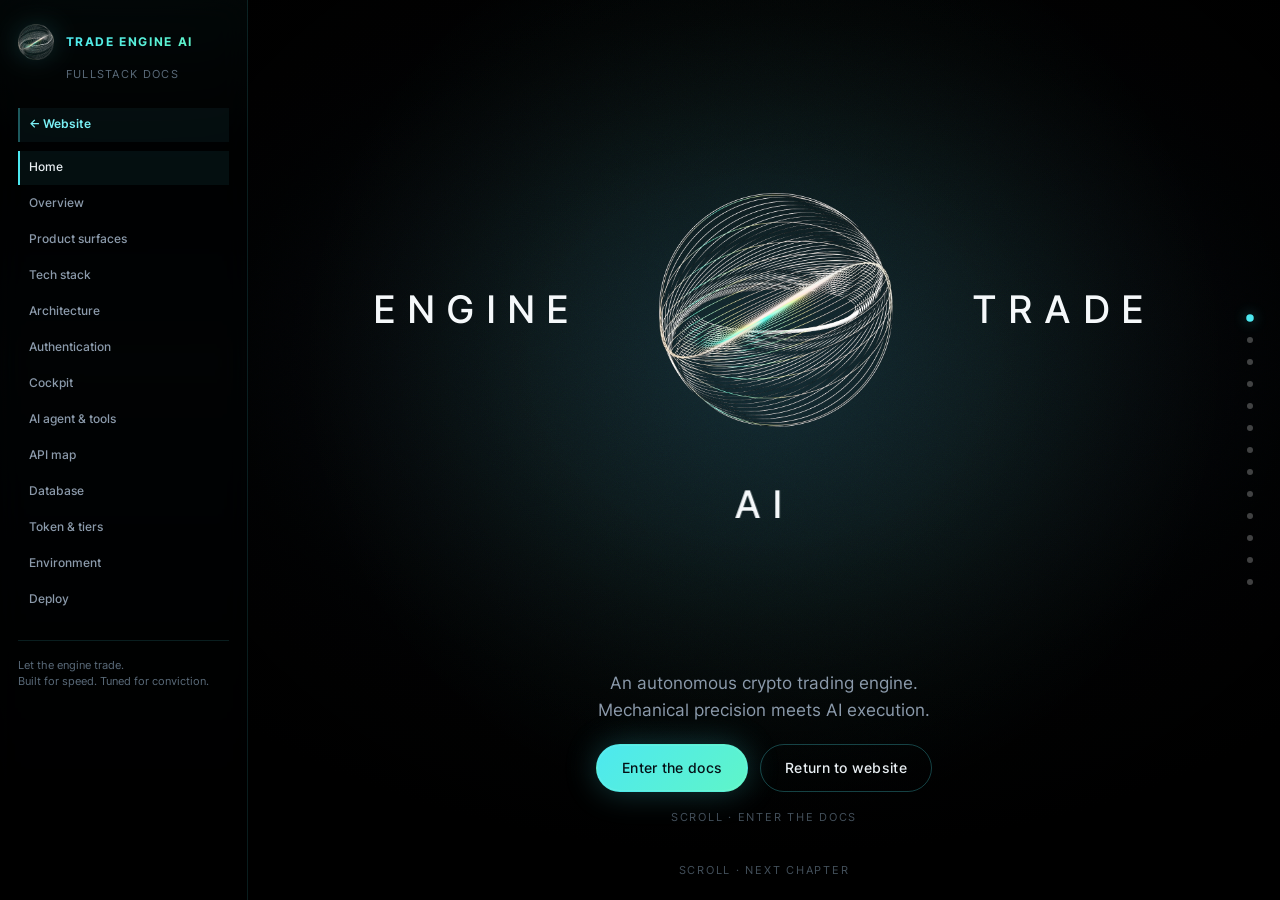
<file: docs/index.html>
<!DOCTYPE html>
<html lang="en">
  <head>
    <meta charset="utf-8" />
    <meta name="viewport" content="width=device-width, initial-scale=1" />
    <title>Trade Engine AI — Fullstack Documentation</title>
    <meta
      name="description"
      content="Official fullstack documentation for Trade Engine AI — landing, cockpit, auth, APIs, and deploy."
    />
    <link rel="icon" href="/engine-logo.png" />
    <style>
      @font-face {
        font-family: "Inter Var";
        src: url("/Inter-Variable.woff2") format("woff2");
        font-weight: 100 900;
        font-display: swap;
      }

      :root {
        --bg: #000000;
        --bg-panel: rgba(8, 14, 18, 0.72);
        --fg: #e8eef2;
        --fg-muted: #8b9aab;
        --fg-subtle: #5a6b7a;
        --cyan: #4de8f0;
        --cyan-soft: #7af0f5;
        --mint: #5ff5c8;
        --mint-dim: #2dd4a8;
        --border: rgba(77, 232, 240, 0.12);
        --border-strong: rgba(77, 232, 240, 0.28);
        --glow-cyan: rgba(77, 232, 240, 0.45);
        --gradient-accent: linear-gradient(135deg, #4de8f0 0%, #5ff5c8 100%);
        --font: "Inter Var", Inter, "Segoe UI", "Helvetica Neue", sans-serif;
        --nav-w: 15.5rem;
        --content: 48rem;
        --ease: cubic-bezier(0.22, 1, 0.36, 1);
        --scene-ms: 900ms;
      }

      * { box-sizing: border-box; }

      html, body {
        margin: 0;
        height: 100%;
        overflow: hidden;
        font-family: var(--font);
        color: var(--fg);
        background: var(--bg);
        line-height: 1.65;
        -webkit-font-smoothing: antialiased;
      }

      body::before {
        content: "";
        position: fixed;
        inset: 0;
        pointer-events: none;
        z-index: 0;
        background:
          radial-gradient(ellipse 80% 50% at 10% -10%, rgba(77, 232, 240, 0.14), transparent 55%),
          radial-gradient(ellipse 60% 40% at 95% 20%, rgba(95, 245, 200, 0.08), transparent 50%),
          radial-gradient(ellipse 50% 30% at 50% 100%, rgba(77, 232, 240, 0.06), transparent 60%),
          linear-gradient(180deg, #000 0%, #03080b 40%, #000 100%);
      }

      body::after {
        content: "";
        position: fixed;
        inset: 0;
        pointer-events: none;
        z-index: 0;
        opacity: 0.3;
        background-image:
          linear-gradient(rgba(77, 232, 240, 0.03) 1px, transparent 1px),
          linear-gradient(90deg, rgba(77, 232, 240, 0.03) 1px, transparent 1px);
        background-size: 64px 64px;
        mask-image: radial-gradient(ellipse 70% 60% at 50% 30%, #000 20%, transparent 75%);
      }

      a { color: var(--cyan-soft); text-decoration: none; }
      a:hover { color: var(--mint); }

      .shell {
        position: relative;
        z-index: 1;
        display: grid;
        grid-template-columns: var(--nav-w) minmax(0, 1fr);
        height: 100dvh;
        height: 100vh;
      }

      .side {
        position: relative;
        z-index: 5;
        height: 100%;
        padding: 1.5rem 1.1rem 1.75rem;
        border-right: 1px solid var(--border);
        background: rgba(0, 0, 0, 0.62);
        backdrop-filter: blur(16px);
        overflow-y: auto;
      }

      .side-brand {
        display: flex;
        align-items: center;
        gap: 0.75rem;
        margin-bottom: 0.35rem;
        text-decoration: none;
        color: inherit;
        cursor: pointer;
      }
      .side-brand:hover strong {
        filter: brightness(1.12);
      }
      .side-brand img {
        width: 2.25rem;
        height: 2.25rem;
        object-fit: contain;
        filter: drop-shadow(0 0 12px var(--glow-cyan));
      }
      .side-brand strong {
        font-size: 0.72rem;
        font-weight: 700;
        letter-spacing: 0.14em;
        text-transform: uppercase;
        background: var(--gradient-accent);
        -webkit-background-clip: text;
        background-clip: text;
        color: transparent;
      }
      .side-kicker {
        margin: 0 0 1.5rem;
        padding-left: 3rem;
        font-size: 0.68rem;
        letter-spacing: 0.12em;
        text-transform: uppercase;
        color: var(--fg-subtle);
      }
      .side nav {
        display: flex;
        flex-direction: column;
        gap: 0.12rem;
      }
      .side nav a {
        display: block;
        padding: 0.42rem 0.6rem;
        font-size: 0.78rem;
        font-weight: 500;
        color: var(--fg-muted);
        border-left: 2px solid transparent;
        transition: color 0.2s, border-color 0.2s, background 0.2s;
      }
      .side nav a:hover,
      .side nav a.is-active {
        color: var(--fg);
        border-left-color: var(--cyan);
        background: rgba(77, 232, 240, 0.06);
      }
      .side nav a.toc-website {
        margin-bottom: 0.45rem;
        color: var(--cyan-soft);
        border-left-color: rgba(77, 232, 240, 0.35);
        background: rgba(77, 232, 240, 0.05);
        font-weight: 600;
      }
      .side nav a.toc-website:hover {
        color: var(--mint);
        border-left-color: var(--cyan);
        background: rgba(77, 232, 240, 0.1);
      }
      .side-foot {
        margin-top: 1.5rem;
        padding-top: 1rem;
        border-top: 1px solid var(--border);
        font-size: 0.68rem;
        color: var(--fg-subtle);
        line-height: 1.5;
      }

      .stage {
        position: relative;
        min-width: 0;
        height: 100%;
        overflow: hidden;
        touch-action: none;
      }

      .scene {
        position: absolute;
        inset: 0;
        display: flex;
        flex-direction: column;
        padding: 0;
        border: none;
        opacity: 0;
        visibility: hidden;
        pointer-events: none;
        transform: translate3d(0, 18%, 0) scale(0.985);
        filter: blur(6px);
        transition:
          opacity var(--scene-ms) var(--ease),
          transform var(--scene-ms) var(--ease),
          filter calc(var(--scene-ms) * 0.85) var(--ease),
          visibility 0s linear var(--scene-ms);
        will-change: transform, opacity, filter;
      }

      .scene.is-active {
        opacity: 1;
        visibility: visible;
        pointer-events: auto;
        transform: translate3d(0, 0, 0) scale(1);
        filter: blur(0);
        transition-delay: 0s;
        z-index: 2;
      }

      .scene.is-exit-up {
        opacity: 0;
        transform: translate3d(0, -14%, 0) scale(0.99);
        filter: blur(4px);
        z-index: 1;
      }

      .scene.is-exit-down {
        opacity: 0;
        transform: translate3d(0, 14%, 0) scale(0.99);
        filter: blur(4px);
        z-index: 1;
      }

      .scene.is-enter-from-down {
        transform: translate3d(0, 18%, 0) scale(0.985);
      }

      .scene.is-enter-from-up {
        transform: translate3d(0, -18%, 0) scale(0.985);
      }

      .scene-scroll {
        flex: 1;
        min-height: 0;
        display: flex;
        flex-direction: column;
        overflow-y: auto;
        overflow-x: hidden;
        overscroll-behavior: contain;
        touch-action: pan-y;
        padding: clamp(1.5rem, 4vh, 2.75rem) clamp(1.25rem, 4vw, 3.25rem) 3rem;
        scrollbar-width: thin;
        scrollbar-color: rgba(77, 232, 240, 0.35) transparent;
      }

      /* Vertically center chapter content; when taller than the viewport, scroll from top */
      .scene-scroll-inner {
        width: 100%;
        max-width: 100%;
        margin-block: auto;
        flex: 0 0 auto;
      }

      /* One-viewport chapters — compact spacing, no need to scroll */
      .scene--fit .scene-scroll {
        padding-block: clamp(1rem, 3vh, 1.75rem);
        overflow-y: hidden;
      }
      .scene--fit .lead {
        margin-bottom: 0.75rem;
        font-size: 0.98rem;
      }
      .scene--fit .stat-row,
      .scene--fit .grid-3 {
        margin: 0.75rem 0 0.35rem;
        gap: 0.6rem;
      }
      .scene--fit .stat {
        padding: 0.7rem 0.65rem;
      }
      .scene--fit .stat-value {
        font-size: 1.1rem;
      }
      .scene--fit .card {
        padding: 0.85rem 0.9rem;
      }
      .scene--fit .callout {
        margin-top: 0.85rem;
        padding: 0.85rem 1rem;
      }
      .scene--fit h2 {
        margin-bottom: 0.55rem;
      }
      .scene--fit .label {
        margin-bottom: 0.45rem;
      }

      .scene--hero {
        justify-content: stretch;
        align-items: stretch;
        padding: 0;
        /* Avoid filter stacking — can hide the logo image in some browsers */
        filter: none !important;
      }

      .scene--hero.is-active {
        filter: none !important;
      }

      .docs-home {
        position: relative;
        z-index: 1;
        display: flex;
        flex-direction: column;
        align-items: center;
        justify-content: center;
        width: 100%;
        height: 100%;
        min-height: 0;
        padding: 1.25rem 1.25rem max(2.25rem, 6vh);
        text-align: center;
        opacity: 1;
        transform: none;
        gap: 0.35rem;
      }

      .docs-home-bg {
        position: absolute;
        inset: 0;
        z-index: 0;
        pointer-events: none;
        overflow: hidden;
        will-change: opacity;
      }

      .docs-home-flash {
        position: absolute;
        inset: 0;
        z-index: 8;
        pointer-events: none;
        opacity: 0;
        mix-blend-mode: screen;
        background: radial-gradient(
          circle at 50% 46%,
          rgba(255, 255, 255, 0.55) 0%,
          rgba(95, 245, 200, 0.25) 28%,
          transparent 62%
        );
        will-change: opacity;
      }

      .docs-home-iris {
        position: absolute;
        inset: 0;
        z-index: 9;
        pointer-events: none;
        opacity: 0;
        will-change: opacity, background;
      }

      .docs-home-bg-base {
        position: absolute;
        inset: 0;
        background: #000;
      }

      .docs-home-bg-stage {
        position: absolute;
        inset: 0;
        background: radial-gradient(
          ellipse 75% 55% at 50% 40%,
          #0c141c 0%,
          #060a0e 42%,
          #020304 70%,
          #000 100%
        );
      }

      .docs-home-bg-wash {
        position: absolute;
        inset: 0;
        background: radial-gradient(
          circle at 50% 40%,
          rgba(77, 232, 240, 0.11) 0%,
          rgba(95, 245, 200, 0.05) 32%,
          transparent 62%
        );
      }

      .docs-home-bg-dots {
        position: absolute;
        inset: 0;
        background-image: radial-gradient(
          rgba(220, 235, 245, 0.14) 0.65px,
          transparent 0.65px
        );
        background-size: 36px 36px;
        mask-image: radial-gradient(
          ellipse 70% 60% at 50% 40%,
          black 15%,
          transparent 78%
        );
        opacity: 0.5;
      }

      .docs-home-bg-grain {
        position: absolute;
        inset: 0;
        opacity: 0.18;
        mix-blend-mode: soft-light;
        background-image: url("data:image/svg+xml,%3Csvg viewBox='0 0 256 256' xmlns='http://www.w3.org/2000/svg'%3E%3Cfilter id='n'%3E%3CfeTurbulence type='fractalNoise' baseFrequency='0.8' numOctaves='4' stitchTiles='stitch'/%3E%3C/filter%3E%3Crect width='100%25' height='100%25' filter='url(%23n)'/%3E%3C/svg%3E");
        background-size: 160px 160px;
      }

      .docs-home-bg-vignette {
        position: absolute;
        inset: 0;
        background: radial-gradient(
          ellipse 72% 65% at 50% 40%,
          transparent 30%,
          rgba(0, 0, 0, 0.65) 100%
        );
      }

      .docs-home-lockup {
        position: relative;
        z-index: 5;
        display: flex;
        flex: 1 1 auto;
        align-items: center;
        justify-content: center;
        width: 100%;
        min-height: 0;
        padding: 0 0.85rem clamp(2.4rem, 7vh, 4.25rem);
        pointer-events: none;
      }

      .docs-home-lockup h1 {
        position: relative;
        display: flex;
        flex-direction: column;
        align-items: center;
        margin: 0;
      }

      .docs-home-lockup-row {
        display: flex;
        align-items: center;
        justify-content: center;
        gap: clamp(0.85rem, 5vw, 6rem);
      }

      .docs-brand-word {
        font-size: clamp(0.83rem, 0.4rem + 3vw, 2.35rem);
        font-weight: 500;
        letter-spacing: clamp(0.22em, 0.18em + 0.35vw, 0.42em);
        line-height: 1;
        text-transform: uppercase;
        color: #f5f8fa;
        white-space: nowrap;
        user-select: none;
        will-change: transform, opacity;
      }

      .docs-brand-word--ai {
        position: absolute;
        left: 50%;
        top: 100%;
        margin-top: clamp(0.95rem, 3.5vw, 3rem);
        transform: translateX(-50%);
      }

      .docs-home.is-revealing .docs-brand-word {
        animation: none !important;
      }

      .docs-home.is-revealing .docs-home-sphere-spin {
        animation-play-state: paused;
      }

      .docs-home.is-revealing .docs-home-sphere-pulse {
        animation: none !important;
        opacity: 0.45;
      }

      @media (prefers-reduced-motion: no-preference) {
        .docs-home:not(.is-revealing) .docs-brand-word {
          animation: docs-brand-glow 5.5s ease-in-out 1.2s infinite;
        }
      }

      @keyframes docs-brand-glow {
        0%, 100% {
          color: #e8eef2;
          text-shadow:
            0 0 8px rgba(240, 247, 250, 0.12),
            0 0 18px rgba(77, 232, 240, 0.06);
        }
        50% {
          color: #ffffff;
          text-shadow:
            0 0 10px rgba(255, 255, 255, 0.32),
            0 0 22px rgba(240, 247, 250, 0.22),
            0 0 36px rgba(77, 232, 240, 0.2),
            0 0 56px rgba(110, 240, 210, 0.12);
        }
      }

      .docs-home-sphere {
        position: relative;
        z-index: 1;
        width: clamp(5.75rem, min(26vw, 32vh), 16.5rem);
        height: clamp(5.75rem, min(26vw, 32vh), 16.5rem);
        flex-shrink: 0;
        transform-origin: center center;
        will-change: transform, opacity, filter;
      }

      .docs-home-sphere-spin {
        position: absolute;
        inset: 5%;
        z-index: 1;
      }

      @media (prefers-reduced-motion: no-preference) {
        .docs-home-sphere-spin {
          animation: docs-sphere-spin 26s linear infinite;
        }
      }

      @keyframes docs-sphere-spin {
        to { transform: rotate(360deg); }
      }

      .docs-home-sphere-spin img,
      .docs-home-sphere > img {
        position: absolute;
        inset: 0;
        width: 100%;
        height: 100%;
        object-fit: contain;
        user-select: none;
        pointer-events: none;
        display: block;
      }

      .docs-home-sphere-logo {
        z-index: 1;
      }

      .docs-home-sphere-pulse {
        z-index: 2;
        mix-blend-mode: screen;
        opacity: 0.55;
      }

      @media (prefers-reduced-motion: no-preference) {
        .docs-home-sphere-pulse {
          animation: docs-pulse 2.35s ease-in-out infinite;
        }
      }

      @keyframes docs-pulse {
        0%, 100% { opacity: 0.25; }
        38% { opacity: 1; }
        58% { opacity: 0.95; }
        74% { opacity: 0.3; }
      }

      .docs-home-chrome {
        position: relative;
        z-index: 6;
        flex: 0 0 auto;
        width: 100%;
        max-width: 36rem;
        margin-top: 0.15rem;
        padding-bottom: 0.25rem;
        will-change: transform, opacity;
      }

      .docs-home-tagline {
        margin: 0 auto;
        max-width: 34rem;
        font-size: clamp(0.95rem, 1.6vw, 1.05rem);
        line-height: 1.6;
        color: var(--fg-muted);
        text-wrap: balance;
      }

      .docs-home-cta {
        display: flex;
        flex-wrap: wrap;
        align-items: center;
        justify-content: center;
        gap: 0.75rem;
        margin-top: 1.25rem;
      }

      .docs-home-cta .btn {
        min-width: 9.5rem;
        height: 3rem;
        padding: 0 1.5rem;
        border-radius: 9999px;
        font-size: 0.875rem;
        font-weight: 500;
        letter-spacing: 0.02em;
        text-transform: none;
        justify-content: center;
      }

      .docs-home-cta .btn--solid {
        border-color: transparent;
        color: #041016;
        background: linear-gradient(135deg, #4de8f0 0%, #5ff5c8 100%);
        box-shadow:
          0 0 0 1px rgba(255, 255, 255, 0.08) inset,
          0 0 32px rgba(77, 232, 240, 0.25);
      }

      .docs-home-cta .btn--solid:hover {
        color: #041016;
        box-shadow:
          0 0 0 1px rgba(255, 255, 255, 0.12) inset,
          0 0 48px rgba(77, 232, 240, 0.4);
        transform: translateY(-1px);
      }

      .docs-home-cta .btn--ghost {
        background: transparent;
        border-color: rgba(77, 232, 240, 0.28);
        color: var(--fg);
      }

      .docs-home-cta .btn--ghost:hover {
        border-color: rgba(77, 232, 240, 0.5);
        background: rgba(77, 232, 240, 0.05);
        box-shadow: 0 0 24px rgba(77, 232, 240, 0.1);
      }

      .docs-home-cue {
        margin-top: 1.1rem;
        font-size: 0.68rem;
        letter-spacing: 0.16em;
        text-transform: uppercase;
        color: var(--fg-subtle);
        opacity: 0.75;
      }

      .docs-home-cue span {
        display: inline-block;
        animation: bob 1.8s ease-in-out infinite;
      }

      .btn {
        display: inline-flex;
        align-items: center;
        gap: 0.45rem;
        padding: 0.7rem 1.15rem;
        font-size: 0.82rem;
        font-weight: 600;
        letter-spacing: 0.04em;
        text-transform: uppercase;
        border: 1px solid var(--border-strong);
        color: var(--fg);
        background: rgba(77, 232, 240, 0.08);
        transition: background 0.15s, border-color 0.15s, box-shadow 0.15s, transform 0.2s;
        cursor: pointer;
      }
      .btn:hover {
        background: rgba(77, 232, 240, 0.16);
        border-color: var(--cyan);
        box-shadow: 0 0 24px rgba(77, 232, 240, 0.2);
        color: var(--fg);
      }
      .btn--solid {
        border-color: transparent;
        color: #021014;
        background: var(--gradient-accent);
      }
      .btn--solid:hover {
        color: #021014;
        box-shadow: 0 0 32px var(--glow-cyan);
      }

      .hint {
        position: absolute;
        left: 50%;
        bottom: 1.25rem;
        transform: translateX(-50%);
        z-index: 4;
        font-size: 0.68rem;
        letter-spacing: 0.16em;
        text-transform: uppercase;
        color: var(--fg-subtle);
        opacity: 0.75;
        pointer-events: none;
        transition: opacity 0.4s;
      }
      .hint span {
        display: inline-block;
        animation: bob 1.8s ease-in-out infinite;
      }
      @keyframes bob {
        0%, 100% { transform: translateY(0); }
        50% { transform: translateY(4px); }
      }
      .hint.is-hidden { opacity: 0; }

      .progress {
        position: absolute;
        right: 1rem;
        top: 50%;
        transform: translateY(-50%);
        z-index: 4;
        display: flex;
        flex-direction: column;
        align-items: center;
        gap: 0.625rem;
        pointer-events: none;
      }
      @media (min-width: 768px) {
        .progress {
          right: 1.5rem;
        }
      }
      .progress button {
        pointer-events: auto;
        position: relative;
        display: flex;
        align-items: center;
        justify-content: center;
        width: 0.75rem;
        height: 0.75rem;
        padding: 0;
        border: none;
        border-radius: 0;
        background: transparent;
        cursor: pointer;
      }
      .progress button::after {
        content: "";
        display: block;
        width: 0.375rem;
        height: 0.375rem;
        border-radius: 999px;
        background: rgba(255, 255, 255, 0.25);
        transition: background 0.2s ease, transform 0.2s ease, box-shadow 0.2s ease;
      }
      .progress button:hover::after {
        background: rgba(255, 255, 255, 0.5);
      }
      .progress button.is-active::after {
        background: var(--cyan);
        transform: scale(1.25);
        box-shadow: 0 0 10px var(--glow-cyan);
      }

      .label {
        margin: 0 0 0.65rem;
        font-size: 0.7rem;
        font-weight: 600;
        letter-spacing: 0.16em;
        text-transform: uppercase;
        color: var(--cyan);
      }
      h2 {
        margin: 0 0 0.85rem;
        font-size: clamp(1.45rem, 3vw, 1.9rem);
        font-weight: 700;
        letter-spacing: -0.02em;
        line-height: 1.15;
      }
      h3 {
        margin: 1.5rem 0 0.6rem;
        font-size: 1.02rem;
        font-weight: 650;
        color: var(--cyan-soft);
      }
      p, li { color: var(--fg-muted); font-size: 0.92rem; }
      p { margin: 0 0 0.9rem; }
      ul, ol { margin: 0 0 1rem; padding-left: 1.15rem; }
      li { margin-bottom: 0.35rem; }
      li strong { color: var(--fg); font-weight: 600; }
      .lead { font-size: 1.02rem; color: var(--fg); font-weight: 500; }

      .grid-3, .grid-2, .stat-row, .tier-grid {
        display: grid;
        gap: 0.75rem;
        margin: 1.1rem 0 0.4rem;
      }
      .grid-3 { grid-template-columns: repeat(3, 1fr); }
      .grid-2 { grid-template-columns: repeat(2, 1fr); }
      .stat-row { grid-template-columns: repeat(4, 1fr); }
      .tier-grid { grid-template-columns: repeat(4, 1fr); }

      .card {
        padding: 1rem 1.05rem;
        border: 1px solid var(--border);
        background: var(--bg-panel);
        transition: border-color 0.2s, box-shadow 0.2s;
      }
      .card:hover {
        border-color: var(--border-strong);
        box-shadow: 0 0 28px rgba(77, 232, 240, 0.08);
      }
      .card h4 {
        margin: 0 0 0.35rem;
        font-size: 0.86rem;
        font-weight: 650;
        color: var(--fg);
      }
      .card p { margin: 0; font-size: 0.8rem; line-height: 1.5; }

      .stat {
        padding: 0.9rem 0.8rem;
        border-top: 2px solid var(--cyan);
        background: linear-gradient(180deg, rgba(77, 232, 240, 0.08), transparent);
      }
      .stat-label {
        display: block;
        font-size: 0.62rem;
        letter-spacing: 0.14em;
        text-transform: uppercase;
        color: var(--fg-subtle);
        margin-bottom: 0.3rem;
      }
      .stat-value {
        font-size: 1.25rem;
        font-weight: 700;
        background: var(--gradient-accent);
        -webkit-background-clip: text;
        background-clip: text;
        color: transparent;
      }

      table {
        width: 100%;
        border-collapse: collapse;
        margin: 0.85rem 0 1.1rem;
        font-size: 0.82rem;
      }
      th, td {
        text-align: left;
        padding: 0.62rem 0.7rem;
        border-bottom: 1px solid var(--border);
        vertical-align: top;
      }
      th {
        font-size: 0.66rem;
        letter-spacing: 0.1em;
        text-transform: uppercase;
        color: var(--cyan);
        font-weight: 600;
      }
      td { color: var(--fg-muted); }
      td code, p code, li code {
        font-family: ui-monospace, SFMono-Regular, Menlo, Consolas, monospace;
        font-size: 0.8em;
        color: var(--mint);
        background: rgba(95, 245, 200, 0.08);
        padding: 0.1em 0.35em;
        border: 1px solid rgba(95, 245, 200, 0.15);
      }

      .table-box {
        margin: 0.85rem 0 1.1rem;
        border: 1px solid var(--border);
        background: rgba(0, 8, 12, 0.55);
        box-shadow: 0 0 0 1px rgba(255, 255, 255, 0.02) inset;
        overflow: hidden;
      }
      .table-box table {
        margin: 0;
        min-width: 0;
      }
      .table-box tr:last-child td {
        border-bottom: none;
      }
      pre {
        margin: 0.9rem 0 1.1rem;
        padding: 0.95rem 1rem;
        overflow-x: auto;
        border: 1px solid var(--border);
        background: rgba(0, 8, 12, 0.85);
        font-family: ui-monospace, SFMono-Regular, Menlo, Consolas, monospace;
        font-size: 0.76rem;
        line-height: 1.55;
        color: var(--cyan-soft);
      }

      .flow { display: grid; gap: 0.5rem; margin: 1.1rem 0; }
      .flow-step {
        display: grid;
        grid-template-columns: 2.2rem 1fr;
        gap: 0.8rem;
        align-items: start;
        padding: 0.8rem 0.95rem;
        border: 1px solid var(--border);
        background: rgba(77, 232, 240, 0.03);
      }
      .flow-num {
        width: 2.2rem;
        height: 2.2rem;
        display: grid;
        place-items: center;
        font-size: 0.74rem;
        font-weight: 700;
        color: #021014;
        background: var(--gradient-accent);
      }
      .flow-step strong {
        display: block;
        color: var(--fg);
        font-size: 0.88rem;
        margin-bottom: 0.15rem;
      }
      .flow-step span { font-size: 0.8rem; color: var(--fg-muted); }

      .arch {
        display: grid;
        gap: 0.55rem;
        margin: 1.2rem 0;
        padding: 1.1rem;
        border: 1px solid var(--border-strong);
        background:
          linear-gradient(135deg, rgba(77, 232, 240, 0.06), rgba(95, 245, 200, 0.03)),
          rgba(0, 0, 0, 0.4);
      }
      .arch-row {
        display: flex;
        flex-wrap: wrap;
        gap: 0.45rem;
        align-items: center;
        justify-content: center;
      }
      .arch-node {
        padding: 0.5rem 0.8rem;
        font-size: 0.72rem;
        font-weight: 600;
        letter-spacing: 0.04em;
        text-transform: uppercase;
        border: 1px solid var(--border-strong);
        color: var(--fg);
        background: rgba(0, 0, 0, 0.55);
      }
      .arch-node--accent {
        border-color: transparent;
        color: #021014;
        background: var(--gradient-accent);
        box-shadow: 0 0 20px rgba(77, 232, 240, 0.25);
      }
      .arch-arrow { color: var(--cyan); font-size: 0.9rem; opacity: 0.8; }

      .tier {
        padding: 0.95rem 0.8rem 1rem;
        border: 1px solid var(--border);
        background: rgba(0, 0, 0, 0.45);
        text-align: center;
      }
      .tier img {
        width: 3.2rem;
        height: 3.2rem;
        object-fit: contain;
        margin-bottom: 0.45rem;
        filter: drop-shadow(0 0 10px rgba(77, 232, 240, 0.25));
      }
      .tier h4 { margin: 0 0 0.2rem; font-size: 0.9rem; }
      .tier .hold {
        font-size: 0.76rem;
        font-weight: 700;
        color: var(--mint);
        margin-bottom: 0.4rem;
      }
      .tier p { font-size: 0.72rem; margin: 0; }

      .callout {
        margin: 1.1rem 0;
        padding: 0.95rem 1.05rem;
        border-left: 3px solid var(--mint);
        background: rgba(95, 245, 200, 0.06);
      }
      .callout strong { color: var(--mint); }
      .callout p { margin: 0; color: var(--fg); font-size: 0.88rem; }

      .pill-row {
        display: flex;
        flex-wrap: wrap;
        gap: 0.4rem;
        margin: 0.8rem 0 1rem;
      }
      .pill {
        padding: 0.28rem 0.6rem;
        font-size: 0.7rem;
        font-weight: 600;
        letter-spacing: 0.04em;
        text-transform: uppercase;
        border: 1px solid var(--border);
        color: var(--cyan-soft);
        background: rgba(77, 232, 240, 0.05);
      }

      .doc-foot {
        margin-top: 1.5rem;
        padding-top: 1.25rem;
        border-top: 1px solid var(--border);
        font-size: 0.78rem;
        color: var(--fg-subtle);
      }
      .doc-foot strong { color: var(--cyan); }

      .mobile-bar,
      .side-backdrop,
      .nav-toggle {
        display: none;
      }

      @media (max-width: 980px) {
        :root {
          --mobile-bar-h: 3.25rem;
        }

        .shell {
          grid-template-columns: 1fr;
          grid-template-rows: var(--mobile-bar-h) 1fr;
        }

        .mobile-bar {
          display: flex;
          align-items: center;
          justify-content: space-between;
          gap: 0.75rem;
          height: var(--mobile-bar-h);
          padding: 0 0.85rem 0 1rem;
          border-bottom: 1px solid var(--border);
          background: rgba(0, 0, 0, 0.78);
          backdrop-filter: blur(14px);
          -webkit-backdrop-filter: blur(14px);
          z-index: 20;
        }

        .mobile-bar-brand {
          display: flex;
          align-items: center;
          gap: 0.65rem;
          min-width: 0;
          text-decoration: none;
          color: inherit;
          cursor: pointer;
        }

        .mobile-bar-brand img {
          width: 1.7rem;
          height: 1.7rem;
          object-fit: contain;
          filter: drop-shadow(0 0 10px var(--glow-cyan));
          flex-shrink: 0;
        }

        .mobile-bar-brand strong {
          font-size: 0.68rem;
          font-weight: 700;
          letter-spacing: 0.12em;
          text-transform: uppercase;
          white-space: nowrap;
          overflow: hidden;
          text-overflow: ellipsis;
          background: var(--gradient-accent);
          -webkit-background-clip: text;
          background-clip: text;
          color: transparent;
        }

        .mobile-bar-meta {
          display: block;
          font-size: 0.55rem;
          letter-spacing: 0.14em;
          text-transform: uppercase;
          color: var(--fg-subtle);
          margin-top: 0.12rem;
        }

        .nav-toggle {
          display: inline-flex;
          align-items: center;
          justify-content: center;
          width: 2.4rem;
          height: 2.4rem;
          border: 1px solid var(--border);
          background: rgba(77, 232, 240, 0.06);
          color: var(--fg);
          cursor: pointer;
          flex-shrink: 0;
        }

        .nav-toggle:hover,
        .nav-toggle[aria-expanded="true"] {
          border-color: var(--border-strong);
          background: rgba(77, 232, 240, 0.12);
        }

        .nav-toggle-bars {
          display: block;
          width: 1rem;
          height: 0.75rem;
          position: relative;
        }

        .nav-toggle-bars::before,
        .nav-toggle-bars::after,
        .nav-toggle-bars span {
          position: absolute;
          left: 0;
          right: 0;
          height: 1.5px;
          background: var(--cyan-soft);
          transition: transform 0.25s var(--ease), opacity 0.2s;
        }

        .nav-toggle-bars::before,
        .nav-toggle-bars::after {
          content: "";
        }

        .nav-toggle-bars span { top: 50%; transform: translateY(-50%); }
        .nav-toggle-bars::before { top: 0; }
        .nav-toggle-bars::after { bottom: 0; }

        .nav-toggle[aria-expanded="true"] .nav-toggle-bars span {
          opacity: 0;
        }
        .nav-toggle[aria-expanded="true"] .nav-toggle-bars::before {
          top: 50%;
          transform: translateY(-50%) rotate(45deg);
        }
        .nav-toggle[aria-expanded="true"] .nav-toggle-bars::after {
          bottom: 50%;
          transform: translateY(50%) rotate(-45deg);
        }

        .side-backdrop {
          display: block;
          position: fixed;
          inset: 0;
          z-index: 30;
          border: 0;
          padding: 0;
          margin: 0;
          background: rgba(0, 0, 0, 0.55);
          opacity: 0;
          pointer-events: none;
          transition: opacity 0.28s var(--ease);
        }

        body.nav-open .side-backdrop {
          opacity: 1;
          pointer-events: auto;
        }

        .side {
          position: fixed;
          top: 0;
          left: 0;
          bottom: 0;
          width: min(18.5rem, 86vw);
          height: 100dvh;
          max-height: none;
          z-index: 40;
          padding: 1.15rem 1rem 1.5rem;
          border-right: 1px solid var(--border);
          border-bottom: none;
          background: rgba(2, 8, 12, 0.96);
          backdrop-filter: blur(18px);
          -webkit-backdrop-filter: blur(18px);
          transform: translateX(-105%);
          transition: transform 0.32s var(--ease);
          overflow-y: auto;
          overscroll-behavior: contain;
        }

        body.nav-open .side {
          transform: translateX(0);
        }

        .side-brand strong { font-size: 0.7rem; }
        .side-kicker { margin-bottom: 1.1rem; }
        .side nav {
          display: flex;
          flex-direction: column;
          gap: 0.08rem;
        }
        .side nav a {
          padding: 0.55rem 0.65rem;
          font-size: 0.82rem;
        }

        .stage {
          min-height: 0;
          height: calc(100dvh - var(--mobile-bar-h));
        }

        .scene-scroll {
          padding: 0.85rem 1rem 2.75rem;
          padding-right: 1.85rem;
          overflow-x: auto;
          -webkit-overflow-scrolling: touch;
          scroll-padding-top: 0;
        }

        .scene-scroll-inner > .label {
          margin-top: 0;
        }

        .scene-scroll-inner > h2 {
          scroll-margin-top: 0;
        }

        .scene--hero {
          justify-content: stretch;
          align-items: stretch;
        }

        .docs-home {
          padding: 0.75rem 1rem max(1.75rem, 5vh);
          gap: 0.2rem;
        }

        .docs-home-lockup {
          padding: 0 0.65rem clamp(2rem, 6vh, 3.25rem);
        }

        .docs-home-sphere {
          width: clamp(5.25rem, min(36vw, 28vh), 10.5rem);
          height: clamp(5.25rem, min(36vw, 28vh), 10.5rem);
        }

        .docs-home-lockup-row {
          gap: clamp(0.55rem, 4vw, 1.5rem);
        }

        .docs-home-cta {
          flex-direction: column;
          align-items: stretch;
          max-width: 16rem;
          margin-inline: auto;
        }

        .docs-home-cta .btn {
          width: 100%;
          min-width: 0;
        }

        .docs-home-cue {
          margin-top: 1.25rem;
          font-size: 0.58rem;
        }

        .progress {
          right: 0.55rem;
          gap: 0.38rem;
        }

        .progress button {
          width: 0.65rem;
          height: 0.65rem;
        }

        .progress button::after {
          width: 0.3rem;
          height: 0.3rem;
        }

        .hint {
          bottom: 0.85rem;
          font-size: 0.58rem;
        }

        .grid-3,
        .stat-row,
        .tier-grid {
          grid-template-columns: 1fr;
        }

        .scene--fit .stat-row {
          grid-template-columns: repeat(2, 1fr);
        }

        .scene--fit .grid-3 {
          grid-template-columns: 1fr;
          gap: 0.45rem;
        }

        .scene--fit .scene-scroll {
          justify-content: flex-start;
          padding-block: 0.85rem;
          padding-inline: 1rem;
        }

        .scene--fit .lead {
          font-size: 0.9rem;
          margin-bottom: 0.55rem;
        }

        .scene--fit .card {
          padding: 0.65rem 0.75rem;
        }

        .scene--fit .card p {
          font-size: 0.74rem;
        }

        .scene--fit .callout {
          margin-top: 0.65rem;
          padding: 0.7rem 0.85rem;
        }

        .scene--fit .callout p {
          font-size: 0.8rem;
        }

        .grid-2 {
          grid-template-columns: 1fr;
        }

        .card {
          padding: 0.85rem 0.9rem;
        }

        table {
          width: 100%;
          min-width: 30rem;
          border-collapse: collapse;
        }

        .table-box {
          width: 100%;
          height: auto;
          min-height: 11rem;
          /* Keep room below so the last rows are reachable before chapter handoff */
          max-height: min(30rem, 52dvh);
          overflow: auto;
          overflow-x: auto;
          -webkit-overflow-scrolling: touch;
          overscroll-behavior-y: contain;
          touch-action: pan-y;
          border-color: var(--border-strong);
          background:
            linear-gradient(180deg, rgba(77, 232, 240, 0.05), transparent 28%),
            rgba(0, 8, 12, 0.72);
          /* Extra bottom pad so sticky header doesn't cover the last row */
          padding-bottom: 0;
        }

        .table-box table {
          min-width: 100%;
          width: 100%;
          table-layout: fixed;
          /* Space after last row inside the scrollport */
          margin-bottom: 0.35rem;
        }

        .table-box tbody tr:last-child td {
          padding-bottom: 0.85rem;
        }

        .table-box th,
        .table-box td {
          font-size: 0.74rem;
          padding: 0.55rem 0.6rem;
          word-break: break-word;
          overflow-wrap: anywhere;
        }

        .table-box th {
          position: sticky;
          top: 0;
          z-index: 1;
          background: rgba(4, 12, 16, 0.96);
          backdrop-filter: blur(8px);
          -webkit-backdrop-filter: blur(8px);
        }

        .table-box td code {
          display: inline;
          white-space: normal;
          word-break: break-all;
          font-size: 0.68rem;
          line-height: 1.35;
        }

        th,
        td {
          font-size: 0.78rem;
        }

        pre {
          overflow-x: auto;
          font-size: 0.72rem;
          padding: 0.85rem;
        }

        h2 {
          font-size: clamp(1.3rem, 6.5vw, 1.7rem);
        }

        p,
        li {
          font-size: 0.88rem;
        }

        .lead {
          font-size: 0.95rem;
        }
      }

      @media (max-width: 560px) {
        .mobile-bar {
          padding-inline: 0.75rem;
        }

        .scene-scroll {
          padding: 1rem 0.85rem 2.5rem;
          padding-right: 1.65rem;
        }

        .btn {
          padding: 0.62rem 0.95rem;
          font-size: 0.76rem;
        }

        .pill {
          font-size: 0.64rem;
        }

        .stat-value {
          font-size: 1.05rem;
        }
      }

      @media (prefers-reduced-motion: reduce) {
        .scene {
          transition-duration: 0.01ms !important;
          filter: none !important;
        }
        .hint span, .hero-scan { animation: none !important; }
        .side, .side-backdrop, .nav-toggle-bars::before, .nav-toggle-bars::after {
          transition: none !important;
        }
      }

    </style>
  </head>
  <body>
    <button type="button" class="side-backdrop" id="side-backdrop" aria-label="Close navigation"></button>
    <div class="shell">
      <header class="mobile-bar">
        <a class="mobile-bar-brand" href="/" aria-label="Return to website">
          <img src="/engine-logo.png" alt="" />
          <div>
            <strong>Trade Engine AI</strong>
            <span class="mobile-bar-meta">Fullstack Docs</span>
          </div>
        </a>
        <button
          type="button"
          class="nav-toggle"
          id="nav-toggle"
          aria-expanded="false"
          aria-controls="docs-side"
          aria-label="Open docs navigation"
        >
          <span class="nav-toggle-bars" aria-hidden="true"><span></span></span>
        </button>
      </header>

      <aside class="side" id="docs-side">

        <a class="side-brand" href="/" aria-label="Return to website">
          <img src="/engine-logo.png" alt="" />
          <strong>Trade Engine AI</strong>
        </a>
        <p class="side-kicker">Fullstack Docs</p>
        <nav id="toc">
          <a class="toc-website" href="/">← Website</a>
          <a href="#top">Home</a>

          <a href="#overview">Overview</a>
          <a href="#product">Product surfaces</a>
          <a href="#stack">Tech stack</a>
          <a href="#architecture">Architecture</a>
          <a href="#auth">Authentication</a>
          <a href="#cockpit">Cockpit</a>
          <a href="#agent">AI agent &amp; tools</a>
          <a href="#api">API map</a>
          <a href="#data">Database</a>
          <a href="#tokenomics">Token &amp; tiers</a>
          <a href="#env">Environment</a>
          <a href="#deploy">Deploy</a>
                </nav>
        <p class="side-foot">
          Let the engine trade.<br />
          Built for speed. Tuned for conviction.
        </p>
      </aside>

      <div class="stage" id="stage">

        <header class="scene scene--hero hero is-active" id="top" data-scene="top">
          <div class="docs-home">
            <div class="docs-home-bg" aria-hidden="true">
              <div class="docs-home-bg-base"></div>
              <div class="docs-home-bg-stage"></div>
              <div class="docs-home-bg-wash"></div>
              <div class="docs-home-bg-dots"></div>
              <div class="docs-home-bg-grain"></div>
              <div class="docs-home-bg-vignette"></div>
            </div>

            <div class="docs-home-lockup" id="docs-home-lockup">
              <h1 aria-label="Trade Engine AI">
                <span class="docs-home-lockup-row">
                  <span class="docs-brand-word" data-home-word>ENGINE</span>
                  <span class="docs-home-sphere" id="docs-home-sphere" aria-hidden="true">
                    <span class="docs-home-sphere-spin">
                      <img class="docs-home-sphere-logo" src="/engine-logo.png" alt="" width="528" height="528" />
                      <img class="docs-home-sphere-pulse" src="/engine-core-pulse.png" alt="" width="528" height="528" />
                    </span>
                  </span>
                  <span class="docs-brand-word" data-home-word>TRADE</span>
                </span>
                <span class="docs-brand-word docs-brand-word--ai" data-home-word>AI</span>
              </h1>
            </div>

            <div class="docs-home-flash" id="docs-home-flash" aria-hidden="true"></div>
            <div class="docs-home-iris" id="docs-home-iris" aria-hidden="true"></div>

            <div class="docs-home-chrome" id="docs-home-chrome">
              <p class="docs-home-tagline">
                An autonomous crypto trading engine. Mechanical precision meets AI
                execution.
              </p>
              <div class="docs-home-cta">
                <a class="btn btn--solid" href="#overview" data-go="overview">Enter the docs</a>
                <a class="btn btn--ghost" href="/">Return to website</a>
              </div>
              <p class="docs-home-cue" id="docs-home-cue"><span>Scroll ·</span> enter the docs</p>
            </div>
          </div>
        </header>

        <section class="scene scene--fit" id="overview" data-scene="overview"><div class="scene-scroll"><p class="label">01 — Mission</p>
          <h2>Overview</h2>
          <p class="lead">
            Next.js fullstack product: bullish marketing machine in front, serious
            trading desk behind the login — charts, signals, radar, and an AI agent.
          </p>
          <div class="stat-row">
            <div class="stat">
              <span class="stat-label">Network</span>
              <span class="stat-value">Solana</span>
            </div>
            <div class="stat">
              <span class="stat-label">Ticker</span>
              <span class="stat-value">$ETAI</span>
            </div>
            <div class="stat">
              <span class="stat-label">Supply</span>
              <span class="stat-value">1B</span>
            </div>
            <div class="stat">
              <span class="stat-label">Tax</span>
              <span class="stat-value">0.5%</span>
            </div>
          </div>
          <div class="grid-3">
            <article class="card">
              <h4>Public machine</h4>
              <p>Landing chapters sell the thesis with motion and scene snap.</p>
            </article>
            <article class="card">
              <h4>Access doors</h4>
              <p>Email, Google OAuth, and Solana wallet — one desk identity.</p>
            </article>
            <article class="card">
              <h4>Neural desk</h4>
              <p>Cockpit with charts, signals, radar, and AI tool calling.</p>
            </article>
          </div>
          <div class="callout">
            <p>
              <strong>Thesis:</strong> Volume fuels tax → treasury → vaults.
              AI execution compounds edge for $ETAI alignment.
            </p>
          </div></div></section>

        <section class="scene" id="product" data-scene="product"><div class="scene-scroll"><p class="label">02 — Surfaces</p>
          <h2>Product surfaces</h2>
          <div class="grid-3">
            <article class="card">
              <h4>Landing — <code>/</code></h4>
              <p>
                Full-viewport chapter experience: Home, About, Systems, Features,
                Tiers, Tokenomics, End. Motion-first. Brand-first. No scroll
                spam — scene snap.
              </p>
            </article>
            <article class="card">
              <h4>Auth — <code>/login</code> · <code>/signup</code></h4>
              <p>
                Email + password, Google OAuth, and Solana wallet sign-in
                (Phantom / Solflare / Wallet Standard). One desk, three doors.
              </p>
            </article>
            <article class="card">
              <h4>Cockpit — <code>/app</code></h4>
              <p>
                Authenticated trading desk: charts, signals, radar, watchlist,
                history, and AI chat rail with tool-calling power.
              </p>
            </article>
          </div>

          <h3>Landing chapters</h3>
          <div class="table-box">
<table>
            <thead>
              <tr>
                <th>Scene</th>
                <th>ID</th>
                <th>What it sells</th>
              </tr>
            </thead>
            <tbody>
              <tr>
                <td>Home</td>
                <td><code>home</code></td>
                <td>ENGINE / sphere / TRADE AI lockup — brand as the hero</td>
              </tr>
              <tr>
                <td>About</td>
                <td><code>about</code></td>
                <td>Terminal narrative + DEX banner — how the engine boots</td>
              </tr>
              <tr>
                <td>Systems</td>
                <td><code>features</code></td>
                <td>Animated systems terminal — live-feel market machinery</td>
              </tr>
              <tr>
                <td>Features</td>
                <td><code>how-it-works</code></td>
                <td>Listing radar, signals, vaults, treasury rails</td>
              </tr>
              <tr>
                <td>Tiers</td>
                <td><code>tiers</code></td>
                <td>Hold-to-unlock: Basic → Pro → Elite → Whale</td>
              </tr>
              <tr>
                <td>Tokenomics</td>
                <td><code>tokenomics</code></td>
                <td>$ETAI sheet — supply, tax, tier holdings</td>
              </tr>
              <tr>
                <td>End</td>
                <td><code>end</code></td>
                <td>Close the loop — CTA + social (X)</td>
              </tr>
            </tbody>
          </table>
</div></div></section>

        <section class="scene" id="stack" data-scene="stack"><div class="scene-scroll"><p class="label">03 — Stack</p>
          <h2>Tech stack</h2>
          <p>
            Production-grade TypeScript fullstack. Fast to ship. Hard to fake.
          </p>
          <div class="pill-row">
            <span class="pill">Next.js 15</span>
            <span class="pill">React 19</span>
            <span class="pill">Auth.js v5</span>
            <span class="pill">PostgreSQL 16</span>
            <span class="pill">Drizzle ORM</span>
            <span class="pill">Solana</span>
            <span class="pill">OpenRouter</span>
            <span class="pill">Hyperliquid</span>
            <span class="pill">twitterapi.io</span>
            <span class="pill">Docker + nginx</span>
          </div>
          <div class="table-box">
<table>
            <thead>
              <tr>
                <th>Layer</th>
                <th>Choice</th>
                <th>Where</th>
              </tr>
            </thead>
            <tbody>
              <tr>
                <td>Framework</td>
                <td>Next.js App Router, Turbopack, standalone output</td>
                <td><code>package.json</code>, <code>next.config.ts</code></td>
              </tr>
              <tr>
                <td>Auth</td>
                <td>next-auth beta + Drizzle adapter, JWT sessions</td>
                <td><code>src/auth.ts</code>, <code>src/auth.config.ts</code></td>
              </tr>
              <tr>
                <td>Database</td>
                <td>Postgres + Drizzle Kit migrations</td>
                <td><code>src/db/</code>, <code>drizzle/</code></td>
              </tr>
              <tr>
                <td>Wallets</td>
                <td>Solana wallet-adapter + ed25519 verify</td>
                <td><code>src/components/auth/</code>, <code>src/lib/auth/</code></td>
              </tr>
              <tr>
                <td>Charts</td>
                <td>lightweight-charts v5</td>
                <td><code>src/components/platform/ChartPlane.tsx</code></td>
              </tr>
              <tr>
                <td>AI</td>
                <td>OpenRouter chat + tool calling</td>
                <td><code>src/app/api/chat/</code>, <code>src/lib/agent/</code></td>
              </tr>
              <tr>
                <td>Markets</td>
                <td>Hyperliquid market REST</td>
                <td><code>src/lib/hyperliquid/</code></td>
              </tr>
              <tr>
                <td>Social intel</td>
                <td>twitterapi.io + curated handle list</td>
                <td><code>src/lib/twitter/</code>, <code>src/lib/signals/</code></td>
              </tr>
              <tr>
                <td>Motion / UI</td>
                <td>Framer Motion, GSAP, custom cyan/mint CSS</td>
                <td><code>src/app/globals.css</code></td>
              </tr>
              <tr>
                <td>Deploy</td>
                <td>Docker Compose + nginx + certbot</td>
                <td><code>scripts/deploy.sh</code></td>
              </tr>
            </tbody>
          </table>
</div></div></section>

        <section class="scene" id="architecture" data-scene="architecture"><div class="scene-scroll"><p class="label">04 — System</p>
          <h2>Architecture</h2>
          <p>
            One Next.js process owns the UI and the API. Postgres holds users,
            chats, preferences, and listing memory. External rails feed markets
            and social heat. Nginx terminates TLS in production.
          </p>
          <div class="arch" aria-hidden="true">
            <div class="arch-row">
              <span class="arch-node">Browser</span>
              <span class="arch-arrow">→</span>
              <span class="arch-node">nginx :443</span>
              <span class="arch-arrow">→</span>
              <span class="arch-node arch-node--accent">Next.js :3000</span>
            </div>
            <div class="arch-row">
              <span class="arch-node">Auth.js</span>
              <span class="arch-node">API routes</span>
              <span class="arch-node">Cockpit UI</span>
              <span class="arch-node">Landing</span>
            </div>
            <div class="arch-row">
              <span class="arch-arrow">↓</span>
            </div>
            <div class="arch-row">
              <span class="arch-node">PostgreSQL</span>
              <span class="arch-node">OpenRouter</span>
              <span class="arch-node">Hyperliquid</span>
              <span class="arch-node">twitterapi.io</span>
            </div>
          </div>
          <div class="grid-2">
            <article class="card">
              <h4>Edge middleware</h4>
              <p>
                <code>src/middleware.ts</code> protects <code>/app</code> and
                redirects logged-in users away from login/signup. Config is
                edge-safe; full authorize lives in Node.
              </p>
            </article>
            <article class="card">
              <h4>IPv4-first DNS</h4>
              <p>
                <code>src/instrumentation.ts</code> prefers IPv4 so Google OIDC
                discovery doesn’t die on broken IPv6 hosts.
              </p>
            </article>
          </div></div></section>

        <section class="scene" id="auth" data-scene="auth"><div class="scene-scroll"><p class="label">05 — Access</p>
          <h2>Authentication</h2>
          <p class="lead">Three doors. One session. Desk ready.</p>

          <div class="flow">
            <div class="flow-step">
              <div class="flow-num">01</div>
              <div>
                <strong>Email / password</strong>
                <span
                  >Signup hashes with bcrypt (12) via
                  <code>POST /api/auth/signup</code>, creates user + trial
                  subscription, then credentials sign-in.</span
                >
              </div>
            </div>
            <div class="flow-step">
              <div class="flow-num">02</div>
              <div>
                <strong>Google OAuth</strong>
                <span
                  >Enabled when <code>AUTH_GOOGLE_ID</code> /
                  <code>AUTH_GOOGLE_SECRET</code> are set. Redirect URI:
                  <code>/api/auth/callback/google</code>. Email linking allowed.</span
                >
              </div>
            </div>
            <div class="flow-step">
              <div class="flow-num">03</div>
              <div>
                <strong>Solana wallet</strong>
                <span
                  >SIWS-style message + <code>signMessage</code>. Server verifies
                  ed25519, checks domain against <code>AUTH_URL</code>, upserts
                  <code>walletAddress</code>.</span
                >
              </div>
            </div>
          </div>

          <h3>Launch trial</h3>
          <p>
            Full features unlock for <strong style="color: var(--fg)">7 days</strong>
            from <code>LAUNCH_DATE</code> / <code>NEXT_PUBLIC_LAUNCH_DATE</code>.
            After that, the product narrative gates on $ETAI holdings or
            subscription — soft-allow remains until billing ships
            (<code>src/lib/access.ts</code>).
          </p></div></section>

        <section class="scene" id="cockpit" data-scene="cockpit"><div class="scene-scroll"><p class="label">06 — Desk</p>
          <h2>Cockpit</h2>
          <p>
            The cockpit is the money seat. Multi-pane Hyperliquid futures
            charts, live HUD, signal heat, listing radar, watch alerts, and a
            chat rail that can move the desk.
          </p>
          <div class="grid-2">
            <article class="card">
              <h4>Stage tabs</h4>
              <p>Charts · Signals · Radar · Watch · History</p>
            </article>
            <article class="card">
              <h4>Layouts</h4>
              <p>1 / 2 / 4 panes — default 4: BTC · ETH · SOL · ADA @ Min15</p>
            </article>
            <article class="card">
              <h4>HUD</h4>
              <p>Mark, 24h change, funding, OI, depth, setup lines, optional liq zones</p>
            </article>
            <article class="card">
              <h4>Persistence</h4>
              <p>
                Desk prefs via <code>/api/user/desk-preferences</code> →
                <code>user.chartPreferences</code> JSON
              </p>
            </article>
          </div>
          <h3>Key UI modules</h3>
          <ul>
            <li>
              <strong>Cockpit / ChartPlane / DeskRail / ChatRail</strong> —
              <code>src/components/platform/</code>
            </li>
            <li>
              <strong>AlertEngine</strong> — polls watchlist / alerts client-side
            </li>
            <li>
              <strong>TrialBanner + UserDock</strong> — launch status and session
            </li>
            <li>
              <strong>Signals / Radar / Watch / History panels</strong> —
              moduleized desk views
            </li>
          </ul></div></section>

        <section class="scene" id="agent" data-scene="agent"><div class="scene-scroll"><p class="label">07 — Intelligence</p>
          <h2>AI agent &amp; tools</h2>
          <p>
            The chat agent is not a toy chatbot. It calls real tools against
            Hyperliquid and X, then can act on the desk — set charts, propose setups,
            compare panes.
          </p>
          <div class="table-box">
<table>
            <thead>
              <tr>
                <th>Tool</th>
                <th>Power</th>
              </tr>
            </thead>
            <tbody>
              <tr>
                <td><code>list_or_search_symbols</code></td>
                <td>Discover Hyperliquid market symbols</td>
              </tr>
              <tr>
                <td><code>get_klines</code> / <code>get_market_snapshot</code></td>
                <td>OHLCV + mark/funding/OI style context</td>
              </tr>
              <tr>
                <td><code>get_orderbook_summary</code></td>
                <td>Depth pressure at a glance</td>
              </tr>
              <tr>
                <td><code>compute_indicators</code></td>
                <td>Technical readouts from candle data</td>
              </tr>
              <tr>
                <td><code>get_trade_signals</code> / <code>search_x</code></td>
                <td>Curated + global X intel</td>
              </tr>
              <tr>
                <td><code>get_funding_history</code> / <code>get_long_short_ratio</code></td>
                <td>Derivatives positioning</td>
              </tr>
              <tr>
                <td><code>set_chart</code> / <code>propose_setup</code> / <code>compare_panes</code></td>
                <td>Direct desk actions from chat</td>
              </tr>
            </tbody>
          </table>
</div>
          <p>
            Route: <code>POST /api/chat</code> — auth required, streams responses,
            persists threads/messages, model via <code>OPENROUTER_MODEL</code>.
          </p></div></section>

        <section class="scene" id="api" data-scene="api"><div class="scene-scroll"><p class="label">08 — Routes</p>
          <h2>API map</h2>
          <div class="table-box">
          <table>
            <thead>
              <tr>
                <th>Route</th>
                <th>Role</th>
              </tr>
            </thead>
            <tbody>
              <tr>
                <td><code>/api/auth/[...nextauth]</code></td>
                <td>Auth.js handlers</td>
              </tr>
              <tr>
                <td><code>/api/auth/signup</code></td>
                <td>Email registration</td>
              </tr>
              <tr>
                <td><code>/api/chat</code></td>
                <td>OpenRouter agent + tools</td>
              </tr>
              <tr>
                <td><code>/api/chats</code>, <code>/api/chats/[id]</code></td>
                <td>Thread CRUD</td>
              </tr>
              <tr>
                <td><code>/api/market/symbols|klines|snapshot(s)|listings</code></td>
                <td>Hyperliquid market rails</td>
              </tr>
              <tr>
                <td><code>/api/signals/feed</code></td>
                <td>Curated X signal feed</td>
              </tr>
              <tr>
                <td><code>/api/user/desk-preferences</code></td>
                <td>Desk layout / prefs</td>
              </tr>
              <tr>
                <td><code>/api/dex-icon/[slug]</code></td>
                <td>Proxied DEX icons for landing</td>
              </tr>
            </tbody>
          </table>
          </div></div></section>

        <section class="scene" id="data" data-scene="data"><div class="scene-scroll"><p class="label">09 — Persistence</p>
          <h2>Database</h2>
          <p>Drizzle schema in <code>src/db/schema.ts</code>. Migrations under <code>drizzle/</code>.</p>
          <div class="table-box">
<table>
            <thead>
              <tr>
                <th>Table</th>
                <th>Purpose</th>
              </tr>
            </thead>
            <tbody>
              <tr>
                <td><code>user</code></td>
                <td>Profile, password hash, wallet, chart preferences JSON</td>
              </tr>
              <tr>
                <td><code>account</code> / <code>session</code> / <code>verificationToken</code></td>
                <td>Auth.js adapter tables</td>
              </tr>
              <tr>
                <td><code>chat</code> / <code>message</code></td>
                <td>Agent threads and turns</td>
              </tr>
              <tr>
                <td><code>subscription</code></td>
                <td>Trial / plan / holdings qualification stubs</td>
              </tr>
              <tr>
                <td><code>listing_seen</code></td>
                <td>Radar memory — first-seen Hyperliquid symbols</td>
              </tr>
              <tr>
                <td><code>tweet_cache</code></td>
                <td>Cached tweets by handle / id</td>
              </tr>
            </tbody>
          </table>
</div></div></section>

        <section class="scene" id="tokenomics" data-scene="tokenomics"><div class="scene-scroll"><p class="label">10 — $ETAI</p>
          <h2>Token &amp; tiers</h2>
          <p class="lead">
            Alignment is the product. Hold more. Unlock more. Fuel the engine.
          </p>

          <div class="tier-grid">
            <article class="tier">
              <img src="/tier-basic.png" alt="" />
              <h4>Basic</h4>
              <div class="hold">Hold 0.1%</div>
              <p>Core signals &amp; standard tools</p>
            </article>
            <article class="tier">
              <img src="/tier-pro.png" alt="" />
              <h4>Pro</h4>
              <div class="hold">Hold 0.25%</div>
              <p>Advanced indicators &amp; vaults</p>
            </article>
            <article class="tier">
              <img src="/tier-elite.png" alt="" />
              <h4>Elite</h4>
              <div class="hold">Hold 0.5%</div>
              <p>Deep analytics &amp; higher limits</p>
            </article>
            <article class="tier">
              <img src="/tier-whale.png" alt="" />
              <h4>Whale</h4>
              <div class="hold">Hold 1%</div>
              <p>Everything unlocked · priority</p>
            </article>
          </div>
          <p>
            Contract address: <code>coming soon on Pons Family</code>
          </p></div></section>

        <section class="scene" id="env" data-scene="env"><div class="scene-scroll"><p class="label">11 — Config</p>
          <h2>Environment</h2>
          <p>Copy from <code>.env.example</code>. Never commit <code>.env</code>.</p>
          <div class="table-box">
<table>
            <thead>
              <tr>
                <th>Variable</th>
                <th>Purpose</th>
              </tr>
            </thead>
            <tbody>
              <tr>
                <td><code>NEXT_PUBLIC_APP_URL</code></td>
                <td>Public origin</td>
              </tr>
              <tr>
                <td><code>AUTH_URL</code> / <code>AUTH_SECRET</code></td>
                <td>Canonical auth URL + signing secret</td>
              </tr>
              <tr>
                <td><code>AUTH_GOOGLE_ID</code> / <code>SECRET</code></td>
                <td>Optional Google OAuth</td>
              </tr>
              <tr>
                <td><code>DATABASE_URL</code></td>
                <td>Postgres connection</td>
              </tr>
              <tr>
                <td><code>OPENROUTER_API_KEY</code> / <code>MODEL</code></td>
                <td>LLM access (default gpt-4o-mini)</td>
              </tr>
              <tr>
                <td><code>TWITTERAPI_IO_KEY</code></td>
                <td>X / Twitter data</td>
              </tr>
              <tr>
                <td><code>LAUNCH_DATE</code></td>
                <td>Trial window start</td>
              </tr>
            </tbody>
          </table>
</div>
          <p>
            In Docker, compose forces
            <code>DATABASE_URL=postgresql://engine:engine@postgres:5432/enginetrade</code>.
          </p></div></section>

        <section class="scene" id="deploy" data-scene="deploy"><div class="scene-scroll"><p class="label">12 — Ship</p>
          <h2>Deploy</h2>
          <p class="lead">One script. Nginx. TLS. Containers. Live.</p>
          <pre>chmod +x ./scripts/deploy.sh
./scripts/deploy.sh tradeengineai.com you@email.com</pre>
          <div class="flow">
            <div class="flow-step">
              <div class="flow-num">01</div>
              <div>
                <strong>Prereqs</strong>
                <span>DNS A record → server IP. Ports 80/443 open.</span>
              </div>
            </div>
            <div class="flow-step">
              <div class="flow-num">02</div>
              <div>
                <strong>Script</strong>
                <span
                  >Installs Docker / nginx / certbot if needed, syncs
                  <code>AUTH_URL</code> + app URL, writes nginx reverse proxy to
                  <code>127.0.0.1:3000</code>.</span
                >
              </div>
            </div>
            <div class="flow-step">
              <div class="flow-num">03</div>
              <div>
                <strong>Compose up</strong>
                <span
                  ><code>docker compose up -d --build</code> — app + Postgres.
                  Container runs migrations then <code>node server.js</code>.</span
                >
              </div>
            </div>
            <div class="flow-step">
              <div class="flow-num">04</div>
              <div>
                <strong>Certbot</strong>
                <span>HTTPS + redirect. Fill remaining .env keys, rebuild if needed.</span>
              </div>
            </div>
          </div>
          <h3>Local fast path</h3>
          <pre>docker compose up -d postgres
npm run db:push
npm run dev
# or: ./START-WEBSITE.sh</pre>
          <h3>Google OAuth on production</h3>
          <ul>
            <li>Origin: <code>https://tradeengineai.com</code></li>
            <li>Redirect: <code>https://tradeengineai.com/api/auth/callback/google</code></li>
          </ul>
          <div class="doc-foot"><strong>TRADE ENGINE AI</strong> — fullstack documentation · brand
          cyan <code>#4de8f0</code> · mint <code>#5ff5c8</code> · void black ·
          live at <code>/docs</code></div></div></section>

        
        <div class="progress" id="progress" aria-label="Chapter progress"></div>
        <div class="hint" id="hint"><span>Scroll ·</span> next chapter</div>
      </div>
    </div>
    <script>

      const reduce = window.matchMedia("(prefers-reduced-motion: reduce)").matches;
      const stage = document.getElementById("stage");
      const scenes = [...stage.querySelectorAll(":scope > .scene")];
      const links = [...document.querySelectorAll("#toc a[href^='#']")];
      const dotsRoot = document.getElementById("progress");
      const hint = document.getElementById("hint");
      const navToggle = document.getElementById("nav-toggle");
      const sideBackdrop = document.getElementById("side-backdrop");
      const WHEEL_THRESHOLD = 70;
      const SCENE_MS = reduce ? 0 : 900;
      const HOME_REVEAL_MS = reduce ? 0 : 1050;

      const docsHome = document.querySelector(".docs-home");
      const homeSphere = document.getElementById("docs-home-sphere");
      const homeWords = [...document.querySelectorAll("[data-home-word]")];
      const homeChrome = document.getElementById("docs-home-chrome");
      const homeCue = document.getElementById("docs-home-cue");
      const homeBg = document.querySelector(".docs-home-bg");
      const homeFlash = document.getElementById("docs-home-flash");
      const homeIris = document.getElementById("docs-home-iris");
      let homeSceneEl =
        scenes.find((s) => s.classList.contains("scene--hero")) || null;

      /** Raw eased progress (like Framer `progress`). */
      let homeRaw = 0;
      /** Spring-smoothed progress (like Framer `smooth`). */
      let homeSmooth = 0;
      let homeVel = 0;
      let homeRevealRaf = 0;
      let homeAnimStart = 0;
      let homeAnimFrom = 0;
      let homeAnimTo = 0;
      let homeAnimDur = 0;
      let homeAnimDone = null;
      let homeSpringing = false;
      /** Invalidates home→chapter opacity watch frames after reveal ends. */
      let homeLeaveWatchToken = 0;

      function clamp01(n) {
        return Math.min(1, Math.max(0, n));
      }

      function mapStops(t, stops, values) {
        if (t <= stops[0]) return values[0];
        for (let i = 1; i < stops.length; i++) {
          if (t <= stops[i]) {
            const u = (t - stops[i - 1]) / (stops[i] - stops[i - 1]);
            return values[i - 1] + u * (values[i] - values[i - 1]);
          }
        }
        return values[values.length - 1];
      }

      /** cubic-bezier(0.22, 1, 0.36, 1) — same ease as main site scene goTo */
      function cubicBezierEase(t, x1, y1, x2, y2) {
        if (t <= 0) return 0;
        if (t >= 1) return 1;
        let start = 0;
        let end = 1;
        let mid = t;
        for (let i = 0; i < 16; i++) {
          const x = 3 * (1 - mid) * (1 - mid) * mid * x1
            + 3 * (1 - mid) * mid * mid * x2
            + mid * mid * mid;
          if (Math.abs(t - x) < 1e-5) break;
          if (x < t) start = mid;
          else end = mid;
          mid = (start + end) / 2;
        }
        const mt = 1 - mid;
        return 3 * mt * mt * mid * y1 + 3 * mt * mid * mid * y2 + mid * mid * mid;
      }

      function sceneEase(u) {
        return cubicBezierEase(u, 0.22, 1, 0.36, 1);
      }

      /** Match main-site homeT transform curves exactly. */
      function applyHomeReveal(t) {
        const p = clamp01(t);

        if (homeSphere) {
          const scale = mapStops(p, [0, 0.55, 0.92], [1, 1.55, 2.4]);
          const y = mapStops(p, [0, 0.9], [0, -40]);
          const opacity = mapStops(p, [0, 0.45, 0.78], [1, 1, 0]);
          const blur = mapStops(p, [0.4, 0.85], [0, 16]);
          homeSphere.style.transform = `translate3d(0, ${y}px, 0) scale(${scale})`;
          homeSphere.style.opacity = String(opacity);
          homeSphere.style.filter = blur > 0.05 ? `blur(${blur}px)` : "none";
        }

        const wordOp = mapStops(p, [0, 0.28, 0.38], [1, 1, 0]);
        const wordY = mapStops(p, [0.28, 0.38], [0, -12]);
        homeWords.forEach((el) => {
          const isAi = el.classList.contains("docs-brand-word--ai");
          el.style.opacity = String(wordOp);
          el.style.transform = isAi
            ? `translate3d(-50%, ${wordY}px, 0)`
            : `translate3d(0, ${wordY}px, 0)`;
        });

        if (homeChrome) {
          const op = mapStops(p, [0, 0.18, 0.38], [1, 1, 0]);
          const y = mapStops(p, [0, 0.4], [0, -20]);
          homeChrome.style.opacity = String(op);
          homeChrome.style.transform = `translate3d(0, ${y}px, 0)`;
          homeChrome.style.pointerEvents = p < 0.35 ? "auto" : "none";
        }

        if (homeCue) {
          homeCue.style.opacity = String(mapStops(p, [0, 0.12, 0.28], [0.75, 0.75, 0]));
        }

        if (homeBg) {
          homeBg.style.opacity = String(mapStops(p, [0, 0.45, 0.85], [1, 0.5, 0]));
        }

        if (homeFlash) {
          homeFlash.style.opacity = String(
            mapStops(p, [0.35, 0.52, 0.72, 0.9], [0, 0.55, 0.2, 0]),
          );
        }

        if (homeIris) {
          // Open then fully clear — don't leave a dark veil over Overview
          const iris = mapStops(p, [0.4, 0.7, 0.92], [0, 1, 1]);
          const irisOp = mapStops(p, [0.4, 0.55, 0.78, 0.95], [0, 0.55, 0.2, 0]);
          homeIris.style.opacity = String(irisOp);
          homeIris.style.background =
            `radial-gradient(circle at 50% 48%, transparent ${iris * 72}%, rgba(0,0,0,0.45) ${iris * 72 + 8}%, rgba(0,0,0,0.82) 100%)`;
        }

        // Fade the whole home layer out so Overview isn't left darkened underneath
        if (homeSceneEl) {
          homeSceneEl.style.opacity = String(mapStops(p, [0.62, 0.9], [1, 0]));
        }

        docsHome?.classList.toggle("is-revealing", p > 0.02 && p < 0.985);
      }

      function clearHomeInline() {
        if (homeSphere) {
          homeSphere.style.transform = "";
          homeSphere.style.opacity = "";
          homeSphere.style.filter = "";
        }
        homeWords.forEach((el) => {
          el.style.opacity = "";
          el.style.transform = "";
        });
        if (homeChrome) {
          homeChrome.style.opacity = "";
          homeChrome.style.transform = "";
          homeChrome.style.pointerEvents = "";
        }
        if (homeCue) homeCue.style.opacity = "";
        if (homeBg) homeBg.style.opacity = "";
        if (homeFlash) homeFlash.style.opacity = "";
        if (homeIris) {
          homeIris.style.opacity = "";
          homeIris.style.background = "";
        }
        if (homeSceneEl) {
          homeSceneEl.style.opacity = "";
          homeSceneEl.style.filter = "";
          homeSceneEl.style.transform = "";
        }
        docsHome?.classList.remove("is-revealing");
      }

      function stopHomeRevealAnim() {
        if (homeRevealRaf) {
          cancelAnimationFrame(homeRevealRaf);
          homeRevealRaf = 0;
        }
        homeSpringing = false;
        homeAnimDone = null;
      }

      /**
       * Drive homeRaw with site ease, then spring-smooth → apply (matches
       * Framer progress + useSpring stiffness 80 / damping 24 / mass 0.4).
       */
      function tickHomeReveal(now) {
        const dt = Math.min(0.032, (now - (tickHomeReveal._last || now)) / 1000) || 0.016;
        tickHomeReveal._last = now;

        if (homeAnimDur > 0) {
          const u = clamp01((now - homeAnimStart) / homeAnimDur);
          homeRaw = homeAnimFrom + (homeAnimTo - homeAnimFrom) * sceneEase(u);
          if (u >= 1) {
            homeRaw = homeAnimTo;
            homeAnimDur = 0;
          }
        }

        // Spring toward homeRaw
        const stiffness = 80;
        const damping = 24;
        const mass = 0.4;
        const force = -stiffness * (homeSmooth - homeRaw) - damping * homeVel;
        homeVel += (force / mass) * dt;
        homeSmooth += homeVel * dt;

        applyHomeReveal(homeSmooth);

        const settled =
          homeAnimDur <= 0 &&
          Math.abs(homeSmooth - homeRaw) < 0.002 &&
          Math.abs(homeVel) < 0.02;

        if (settled) {
          homeSmooth = homeRaw;
          homeVel = 0;
          applyHomeReveal(homeSmooth);
          homeRevealRaf = 0;
          homeSpringing = false;
          const done = homeAnimDone;
          homeAnimDone = null;
          done?.();
          return;
        }

        homeRevealRaf = requestAnimationFrame(tickHomeReveal);
      }

      function animateHomeReveal(from, to, duration, onDone) {
        stopHomeRevealAnim();
        homeRaw = from;
        homeSmooth = from;
        homeVel = 0;
        applyHomeReveal(from);

        if (reduce || duration <= 0) {
          homeRaw = to;
          homeSmooth = to;
          applyHomeReveal(to);
          onDone?.();
          return;
        }

        homeAnimFrom = from;
        homeAnimTo = to;
        homeAnimDur = duration;
        homeAnimStart = performance.now();
        homeAnimDone = onDone;
        homeSpringing = true;
        tickHomeReveal._last = homeAnimStart;
        homeRevealRaf = requestAnimationFrame(tickHomeReveal);
      }

      function resetHomeReveal() {
        stopHomeRevealAnim();
        homeRaw = 0;
        homeSmooth = 0;
        homeVel = 0;
        clearHomeInline();
      }

      function setNavOpen(open) {
        document.body.classList.toggle("nav-open", open);
        if (navToggle) {
          navToggle.setAttribute("aria-expanded", open ? "true" : "false");
          navToggle.setAttribute(
            "aria-label",
            open ? "Close docs navigation" : "Open docs navigation",
          );
        }
      }

      function closeNav() {
        setNavOpen(false);
      }

      navToggle?.addEventListener("click", () => {
        setNavOpen(!document.body.classList.contains("nav-open"));
      });
      sideBackdrop?.addEventListener("click", closeNav);
      window.addEventListener("keydown", (e) => {
        if (e.key === "Escape") closeNav();
      });

      let index = Math.max(0, scenes.findIndex((s) => s.classList.contains("is-active")));
      if (index < 0) index = 0;
      let animating = false;
      let wheelAcc = 0;
      let touchY = null;
      let lockUntil = 0;
      /** After a chapter snap, ignore residual swipe momentum on the new scene. */
      let gestureConsumed = false;

      scenes.forEach((s, i) => {
        const btn = document.createElement("button");
        btn.type = "button";
        btn.setAttribute("aria-label", "Go to " + (s.dataset.scene || "scene " + (i + 1)));
        btn.addEventListener("click", () => goTo(i));
        dotsRoot.appendChild(btn);
      });
      const dots = [...dotsRoot.querySelectorAll("button")];

      function scrollEl(scene) {
        if (scene.classList.contains("scene--hero")) return null;
        return scene.querySelector(".scene-scroll");
      }

      /** Wrap chapter content so short pages vertically center; tall pages still scroll. */
      function wrapSceneScrolls() {
        scenes.forEach((scene) => {
          if (scene.classList.contains("scene--hero")) return;
          const sc = scrollEl(scene);
          if (!sc || sc.querySelector(":scope > .scene-scroll-inner")) return;
          const inner = document.createElement("div");
          inner.className = "scene-scroll-inner";
          while (sc.firstChild) inner.appendChild(sc.firstChild);
          sc.appendChild(inner);
        });
      }
      wrapSceneScrolls();

      function isMobileDocs() {
        return window.matchMedia("(max-width: 980px)").matches;
      }

      function pinSceneToTitle(scene) {
        if (!scene) return;
        const sc = scrollEl(scene);
        if (!sc) return;
        sc.scrollTop = 0;
        try {
          sc.scrollTo({ top: 0, left: 0, behavior: "instant" });
        } catch (_) {
          sc.scrollTop = 0;
        }
        sc.querySelectorAll(".table-box").forEach((box) => {
          box.scrollTop = 0;
        });
        const anchor = sc.querySelector(".label") || sc.querySelector("h2");
        if (anchor) {
          const top = anchor.offsetTop;
          if (top > 0 && top < 48) sc.scrollTop = 0;
        }
      }

      function isVerticallyScrollable(el) {
        if (!(el instanceof Element)) return false;
        const style = getComputedStyle(el);
        const oy = style.overflowY;
        if (oy !== "auto" && oy !== "scroll" && oy !== "overlay") return false;
        return el.scrollHeight > el.clientHeight + 1;
      }

      /** Innermost scroll pane under the pointer (table-box, etc.) — not the chapter. */
      function nestedScrollEl(target) {
        let el = target instanceof Element ? target : null;
        while (el && el !== stage) {
          if (el.classList?.contains("scene-scroll")) return null;
          if (isVerticallyScrollable(el)) return el;
          el = el.parentElement;
        }
        return null;
      }

      function elCanScroll(el, dir) {
        if (!el) return false;
        const max = Math.max(0, el.scrollHeight - el.clientHeight);
        if (max <= 1) return false;
        if (dir > 0) return el.scrollTop < max - 1;
        return el.scrollTop > 1;
      }

      function scrollNestedBy(el, delta) {
        if (!el) return false;
        const max = Math.max(0, el.scrollHeight - el.clientHeight);
        if (max <= 1) return false;
        const before = el.scrollTop;
        const next = Math.max(0, Math.min(max, before + delta));
        el.scrollTop = next;
        // Keep ownership until we actually land on the edge
        if (delta > 0) return next < max - 0.5;
        return next > 0.5;
      }

      function nestedCanScroll(target, dir) {
        return elCanScroll(nestedScrollEl(target), dir);
      }

      function atScrollEdge(scene, dir) {
        const el = scrollEl(scene);
        if (!el) return true;
        const max = Math.max(0, el.scrollHeight - el.clientHeight);
        if (max <= 4) return true;
        if (dir > 0) return el.scrollTop >= max - 1;
        return el.scrollTop <= 1;
      }

      function syncUI() {
        const id = scenes[index]?.dataset.scene;
        links.forEach((a) => {
          a.classList.toggle("is-active", a.getAttribute("href") === "#" + id);
        });
        dots.forEach((d, i) => d.classList.toggle("is-active", i === index));
        hint?.classList.toggle("is-hidden", index >= scenes.length - 1);
        const hash = "#" + (id || "top");
        if (location.hash !== hash) history.replaceState(null, "", hash);
      }

      function goTo(next, dirHint) {
        if (next < 0 || next >= scenes.length || next === index || animating) return;
        const prev = index;
        const dir = dirHint ?? (next > prev ? 1 : -1);
        animating = true;
        wheelAcc = 0;
        touchY = null;
        gestureConsumed = true;
        stopHomeRevealAnim();

        const from = scenes[prev];
        const to = scenes[next];
        const mobile = isMobileDocs();
        const leavingHome = prev === 0 && next > 0;
        const enteringHome = next === 0 && prev > 0;
        const revealMs = HOME_REVEAL_MS;

        // ── Home logo reveal — discrete snap + spring, like main website ──
        if (leavingHome) {
          from.classList.add("is-active");
          from.style.zIndex = "5";
          from.style.pointerEvents = "none";
          to.classList.remove(
            "is-exit-up",
            "is-exit-down",
            "is-enter-from-up",
            "is-enter-from-down",
          );
          to.classList.add("is-active");
          to.style.zIndex = "2";
          to.style.opacity = "0";
          to.style.filter = "none";
          to.style.transform = "none";
          to.style.visibility = "visible";
          pinSceneToTitle(to);

          index = next;
          syncUI();

          const leaveTo = to;
          const leaveFrom = from;
          // Token so a late watch frame cannot zero Overview after reveal ends
          const leaveToken = ++homeLeaveWatchToken;
          let leaveWatchRaf = 0;
          const watchLeave = () => {
            if (leaveToken !== homeLeaveWatchToken) return;
            leaveTo.style.opacity = String(
              mapStops(homeSmooth, [0, 0.4, 0.75], [0, 0.65, 1]),
            );
            leaveWatchRaf = requestAnimationFrame(watchLeave);
          };
          leaveWatchRaf = requestAnimationFrame(watchLeave);

          animateHomeReveal(0, 1, revealMs, () => {
            homeLeaveWatchToken += 1;
            if (leaveWatchRaf) cancelAnimationFrame(leaveWatchRaf);

            // Hard-cut home off — avoid delayed visibility/opacity CSS leave glitch
            leaveFrom.classList.remove(
              "is-active",
              "is-exit-up",
              "is-exit-down",
              "is-enter-from-up",
              "is-enter-from-down",
            );
            leaveFrom.style.transition = "none";
            leaveFrom.style.opacity = "0";
            leaveFrom.style.visibility = "hidden";
            leaveFrom.style.pointerEvents = "none";
            leaveFrom.style.zIndex = "";
            leaveFrom.style.filter = "none";
            leaveFrom.style.transform = "none";

            leaveTo.style.transition = "none";
            leaveTo.style.opacity = "1";
            leaveTo.style.filter = "none";
            leaveTo.style.transform = "none";
            leaveTo.style.visibility = "visible";
            leaveTo.style.zIndex = "";
            leaveTo.style.pointerEvents = "auto";
            leaveTo.classList.add("is-active");

            const leaveScroll = scrollEl(leaveTo);
            if (leaveScroll) {
              leaveScroll.style.overflowY = "";
              leaveScroll.scrollTop = 0;
            }

            resetHomeReveal();

            // Re-assert Overview after reset — homeSmooth=0 must not fade it out
            leaveTo.style.opacity = "1";
            leaveTo.style.visibility = "visible";
            leaveTo.classList.add("is-active");
            requestAnimationFrame(() => {
              leaveTo.style.transition = "";
              leaveTo.style.opacity = "1";
            });

            animating = false;
            gestureConsumed = false;
            lockUntil = performance.now() + (mobile ? 160 : 80);
            pinSceneToTitle(leaveTo);
            requestAnimationFrame(() => pinSceneToTitle(leaveTo));
          });
          return;
        }

        if (enteringHome) {
          from.classList.remove("is-active", "is-exit-up", "is-exit-down");
          from.style.opacity = "";
          from.style.visibility = "";
          from.style.filter = "";
          from.style.transform = "";
          from.style.pointerEvents = "";
          // Restore home scene for reverse reveal
          to.style.transition = "none";
          to.style.opacity = "1";
          to.style.visibility = "visible";
          to.style.filter = "none";
          to.style.transform = "none";
          to.style.zIndex = "5";
          to.style.pointerEvents = "none";
          to.classList.add("is-active");
          void to.offsetWidth;
          to.style.transition = "";

          applyHomeReveal(1);
          homeRaw = 1;
          homeSmooth = 1;
          index = next;
          syncUI();

          animateHomeReveal(1, 0, revealMs, () => {
            to.style.zIndex = "";
            to.style.pointerEvents = "";
            to.style.opacity = "";
            to.style.visibility = "";
            to.style.filter = "";
            to.style.transform = "";
            resetHomeReveal();
            animating = false;
            gestureConsumed = false;
            lockUntil = performance.now() + 160;
          });
          return;
        }

        from.classList.remove("is-active", "is-enter-from-up", "is-enter-from-down");
        from.style.opacity = "";
        from.style.visibility = "";
        from.style.filter = "";
        from.style.transform = "";
        from.style.pointerEvents = "";
        from.style.zIndex = "";
        from.classList.add(dir > 0 ? "is-exit-up" : "is-exit-down");

        to.classList.remove("is-exit-up", "is-exit-down", "is-active");
        to.style.opacity = "";
        to.style.visibility = "";
        to.style.filter = "";
        to.style.transform = "";
        to.style.pointerEvents = "";
        to.style.zIndex = "";
        to.classList.add(dir > 0 ? "is-enter-from-down" : "is-enter-from-up");
        void to.offsetWidth;

        const pinTop = mobile || dir > 0;
        const toScroll = scrollEl(to);
        if (pinTop) pinSceneToTitle(to);
        else if (toScroll) toScroll.scrollTop = toScroll.scrollHeight;

        if (pinTop && toScroll) {
          toScroll.style.overflowY = "hidden";
        }

        let unlockScrollPin = null;
        if (pinTop && toScroll) {
          const keepTop = () => {
            if (toScroll.scrollTop !== 0) toScroll.scrollTop = 0;
          };
          toScroll.addEventListener("scroll", keepTop, { passive: true });
          unlockScrollPin = () => {
            toScroll.removeEventListener("scroll", keepTop);
            toScroll.style.overflowY = "";
          };
        }

        requestAnimationFrame(() => {
          to.classList.add("is-active");
          to.classList.remove("is-enter-from-up", "is-enter-from-down");
          if (pinTop) pinSceneToTitle(to);
          requestAnimationFrame(() => {
            if (pinTop) pinSceneToTitle(to);
          });
        });

        index = next;
        if (next === 0) resetHomeReveal();
        syncUI();

        window.setTimeout(() => {
          from.classList.remove("is-exit-up", "is-exit-down");
          unlockScrollPin?.();
          if (pinTop) pinSceneToTitle(to);
          animating = false;
          gestureConsumed = false;
          lockUntil = performance.now() + (mobile ? 320 : 140);
          if (pinTop) {
            window.setTimeout(() => pinSceneToTitle(to), 40);
            window.setTimeout(() => pinSceneToTitle(to), 180);
          }
        }, SCENE_MS);
      }

      function step(dir) {
        if (animating || performance.now() < lockUntil) return;
        const cur = scenes[index];
        if (!atScrollEdge(cur, dir)) return;
        goTo(index + dir, dir);
      }

      function onWheel(e) {
        const cur = scenes[index];
        const sc = scrollEl(cur);
        const dir = e.deltaY > 0 ? 1 : -1;

        if (animating || performance.now() < lockUntil) {
          e.preventDefault();
          wheelAcc = 0;
          return;
        }

        if (gestureConsumed) {
          e.preventDefault();
          wheelAcc = 0;
          return;
        }

        // Home: discrete 1-gesture snap (same as main website), not continuous scrub
        if (index === 0) {
          e.preventDefault();
          wheelAcc += e.deltaY;
          if (wheelAcc > WHEEL_THRESHOLD) {
            wheelAcc = 0;
            goTo(1, 1);
          } else if (wheelAcc < -WHEEL_THRESHOLD) {
            wheelAcc = 0;
          }
          return;
        }

        const nested = nestedScrollEl(e.target);
        // Scroll table (etc.) while it still has room — clamp to true end
        if (nested && scrollNestedBy(nested, e.deltaY)) {
          e.preventDefault();
          wheelAcc = 0;
          return;
        }
        if (nested) {
          // Snap nested pane to its edge before chapter takes over
          const max = Math.max(0, nested.scrollHeight - nested.clientHeight);
          nested.scrollTop = e.deltaY > 0 ? max : 0;
        }

        // Table ended → keep scrolling the chapter
        if (sc && !atScrollEdge(cur, dir)) {
          sc.scrollTop += e.deltaY;
          e.preventDefault();
          wheelAcc = 0;
          return;
        }

        e.preventDefault();

        wheelAcc += e.deltaY;
        if (Math.abs(wheelAcc) < WHEEL_THRESHOLD) return;
        const stepDir = wheelAcc > 0 ? 1 : -1;
        wheelAcc = 0;
        step(stepDir);
      }

      stage.addEventListener("wheel", onWheel, { passive: false });

      let pointerY = null;
      stage.addEventListener("pointerdown", (e) => {
        if (e.pointerType === "touch") return;
        if (e.button !== 0) return;
        if (e.target.closest("a, button, input, textarea, .table-box, .side")) return;
        pointerY = e.clientY;
      });
      stage.addEventListener("pointermove", (e) => {
        if (pointerY == null || e.pointerType === "touch") return;
        if (animating || gestureConsumed || performance.now() < lockUntil) return;
        const dy = pointerY - e.clientY;
        if (Math.abs(dy) < 56) return;
        pointerY = null;
        const dir = dy > 0 ? 1 : -1;
        if (index === 0) {
          if (dir > 0) goTo(1, 1);
          return;
        }
        const cur = scenes[index];
        if (scrollEl(cur) && !atScrollEdge(cur, dir)) return;
        step(dir);
      });
      const clearPointer = () => {
        pointerY = null;
      };
      stage.addEventListener("pointerup", clearPointer);
      stage.addEventListener("pointercancel", clearPointer);

      stage.addEventListener(
        "touchstart",
        (e) => {
          if (!gestureConsumed) touchY = e.touches[0].clientY;
        },
        { passive: true }
      );
      stage.addEventListener(
        "touchmove",
        (e) => {
          if (animating || gestureConsumed || performance.now() < lockUntil) {
            e.preventDefault();
            return;
          }
          if (touchY == null) return;
          const y = e.touches[0].clientY;
          const dy = touchY - y;
          if (Math.abs(dy) < 0.5) return;
          const dir = dy > 0 ? 1 : -1;

          if (index === 0) {
            e.preventDefault();
            if (Math.abs(dy) < 48) return;
            touchY = y;
            if (dir > 0) goTo(1, 1);
            return;
          }

          const cur = scenes[index];
          const sc = scrollEl(cur);
          const nested = nestedScrollEl(e.target);

          // 1) Scroll inside table until the real end (not early handoff)
          if (nested && scrollNestedBy(nested, dy)) {
            e.preventDefault();
            touchY = y;
            wheelAcc = 0;
            return;
          }
          if (nested) {
            const max = Math.max(0, nested.scrollHeight - nested.clientHeight);
            nested.scrollTop = dy > 0 ? max : 0;
          }

          // 2) Table ended → scroll the chapter section
          if (sc && !atScrollEdge(cur, dir)) {
            sc.scrollTop += dy;
            e.preventDefault();
            touchY = y;
            wheelAcc = 0;
            return;
          }

          // 3) Chapter ended → snap to next/prev scene
          if (Math.abs(dy) < 56) {
            touchY = y;
            return;
          }
          e.preventDefault();
          touchY = y;
          step(dir);
        },
        { passive: false }
      );
      stage.addEventListener("touchend", () => {
        touchY = null;
        gestureConsumed = false;
      });
      stage.addEventListener("touchcancel", () => {
        touchY = null;
        gestureConsumed = false;
      });

      window.addEventListener("keydown", (e) => {
        if (["INPUT", "TEXTAREA"].includes(e.target.tagName)) return;
        if (["ArrowDown", "PageDown", " ", "j"].includes(e.key)) {
          e.preventDefault();
          step(1);
        } else if (["ArrowUp", "PageUp", "k"].includes(e.key)) {
          e.preventDefault();
          step(-1);
        } else if (e.key === "Home") {
          e.preventDefault();
          goTo(0, -1);
        } else if (e.key === "End") {
          e.preventDefault();
          goTo(scenes.length - 1, 1);
        }
      });

      links.forEach((a) => {
        a.addEventListener("click", (e) => {
          const href = a.getAttribute("href") || "";
          if (!href.startsWith("#")) return;
          e.preventDefault();
          const id = href.slice(1);
          const i = scenes.findIndex((s) => s.dataset.scene === id);
          closeNav();
          if (i >= 0) goTo(i);
        });
      });

      document.querySelectorAll("[data-go]").forEach((el) => {
        el.addEventListener("click", (e) => {
          e.preventDefault();
          const id = el.getAttribute("data-go");
          const i = scenes.findIndex((s) => s.dataset.scene === id);
          if (i >= 0) goTo(i);
        });
      });

      if ("scrollRestoration" in history) {
        history.scrollRestoration = "manual";
      }

      // boot from hash
      const boot = (location.hash || "").replace("#", "") || "top";
      const bootIndex = Math.max(0, scenes.findIndex((s) => s.dataset.scene === boot));
      scenes.forEach((s, i) => s.classList.toggle("is-active", i === bootIndex));
      index = bootIndex;
      resetHomeReveal();
      pinSceneToTitle(scenes[index]);
      syncUI();
      requestAnimationFrame(() => pinSceneToTitle(scenes[index]));
      window.setTimeout(() => pinSceneToTitle(scenes[index]), 50);

    </script>
  </body>
</html>
</file>
